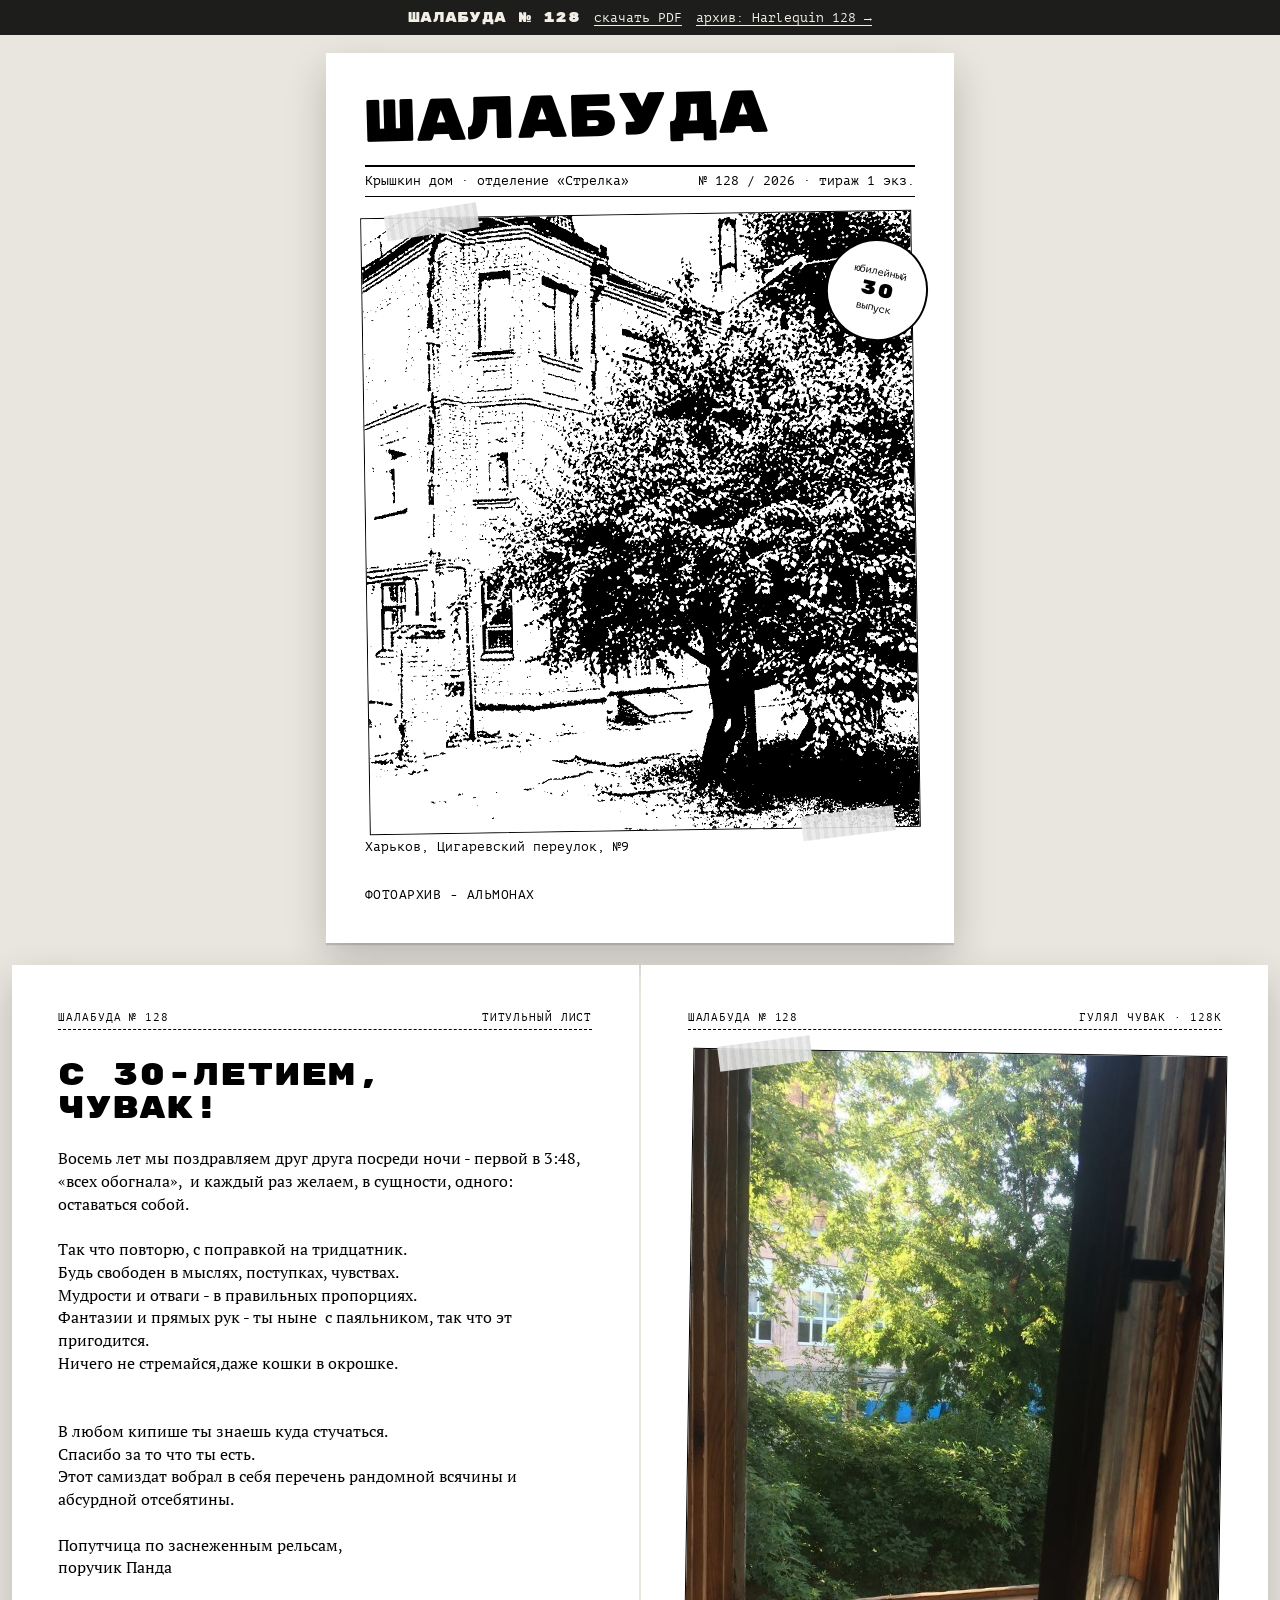
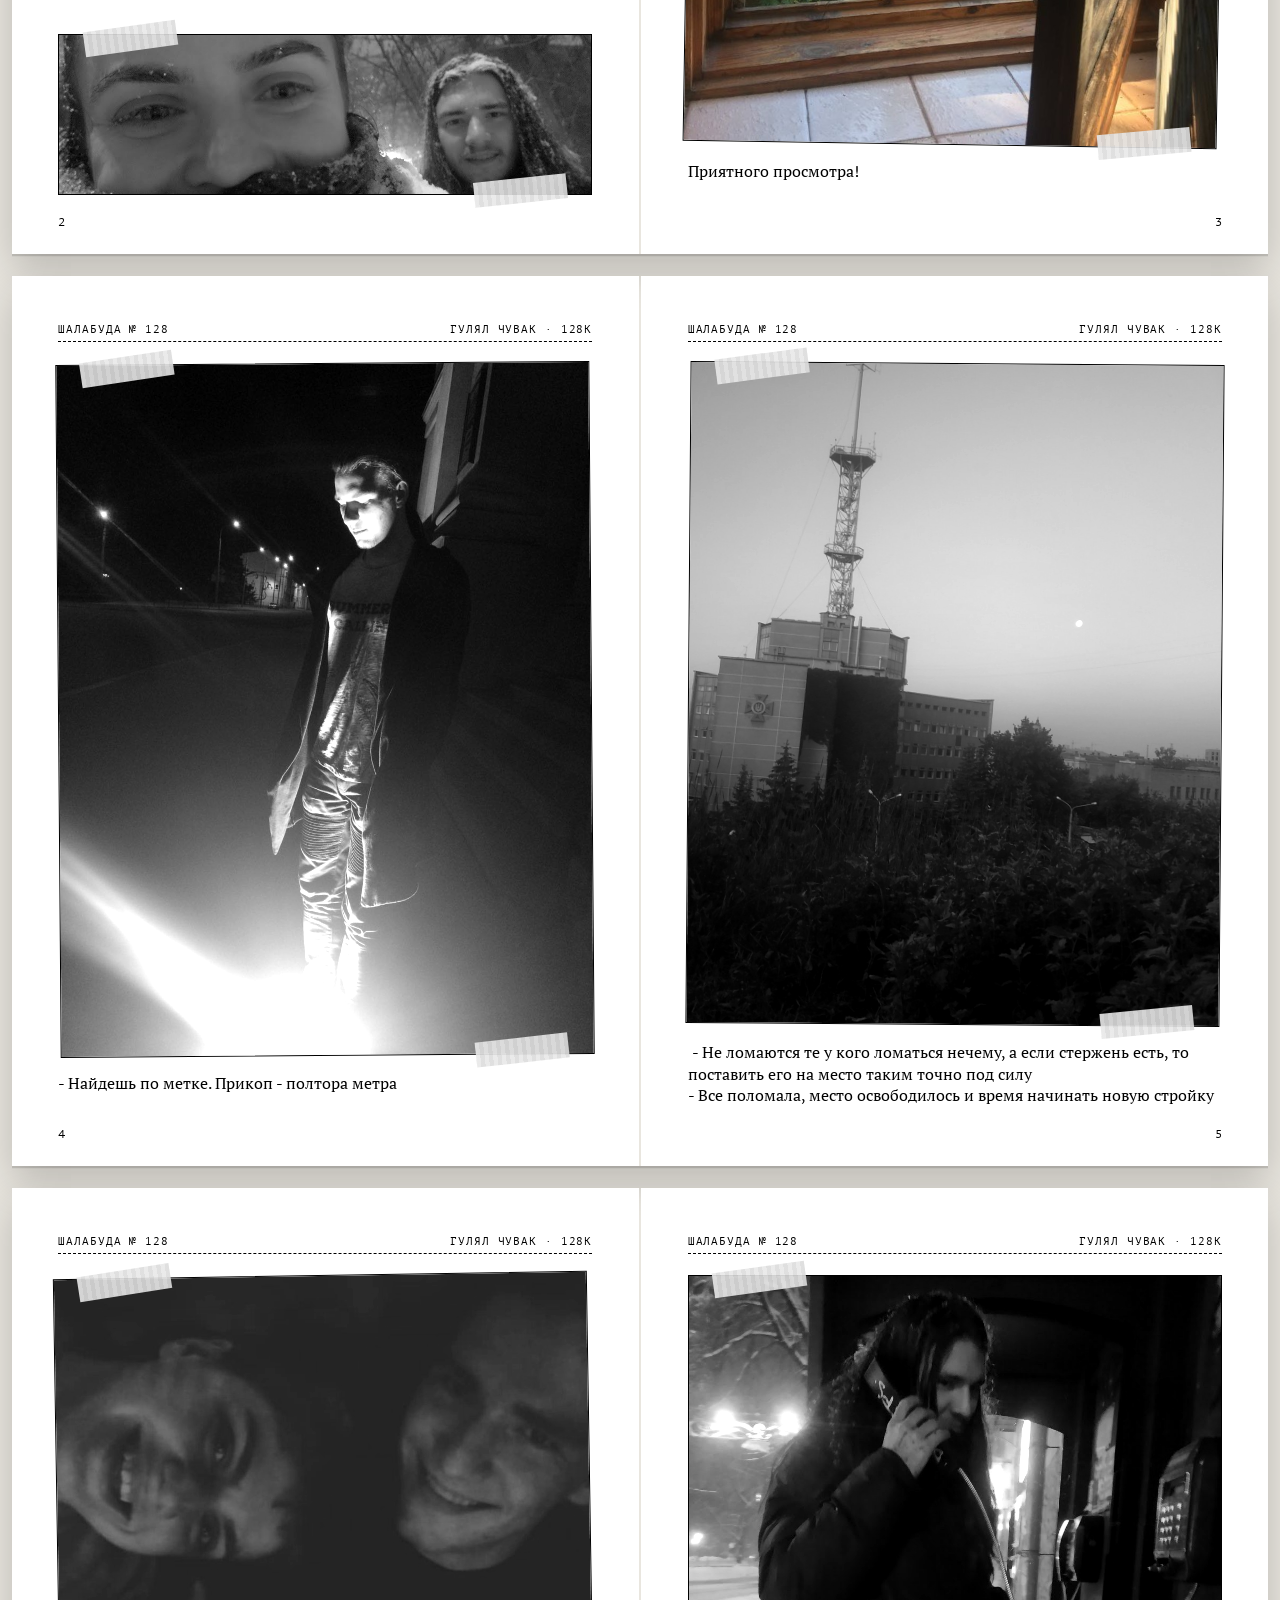
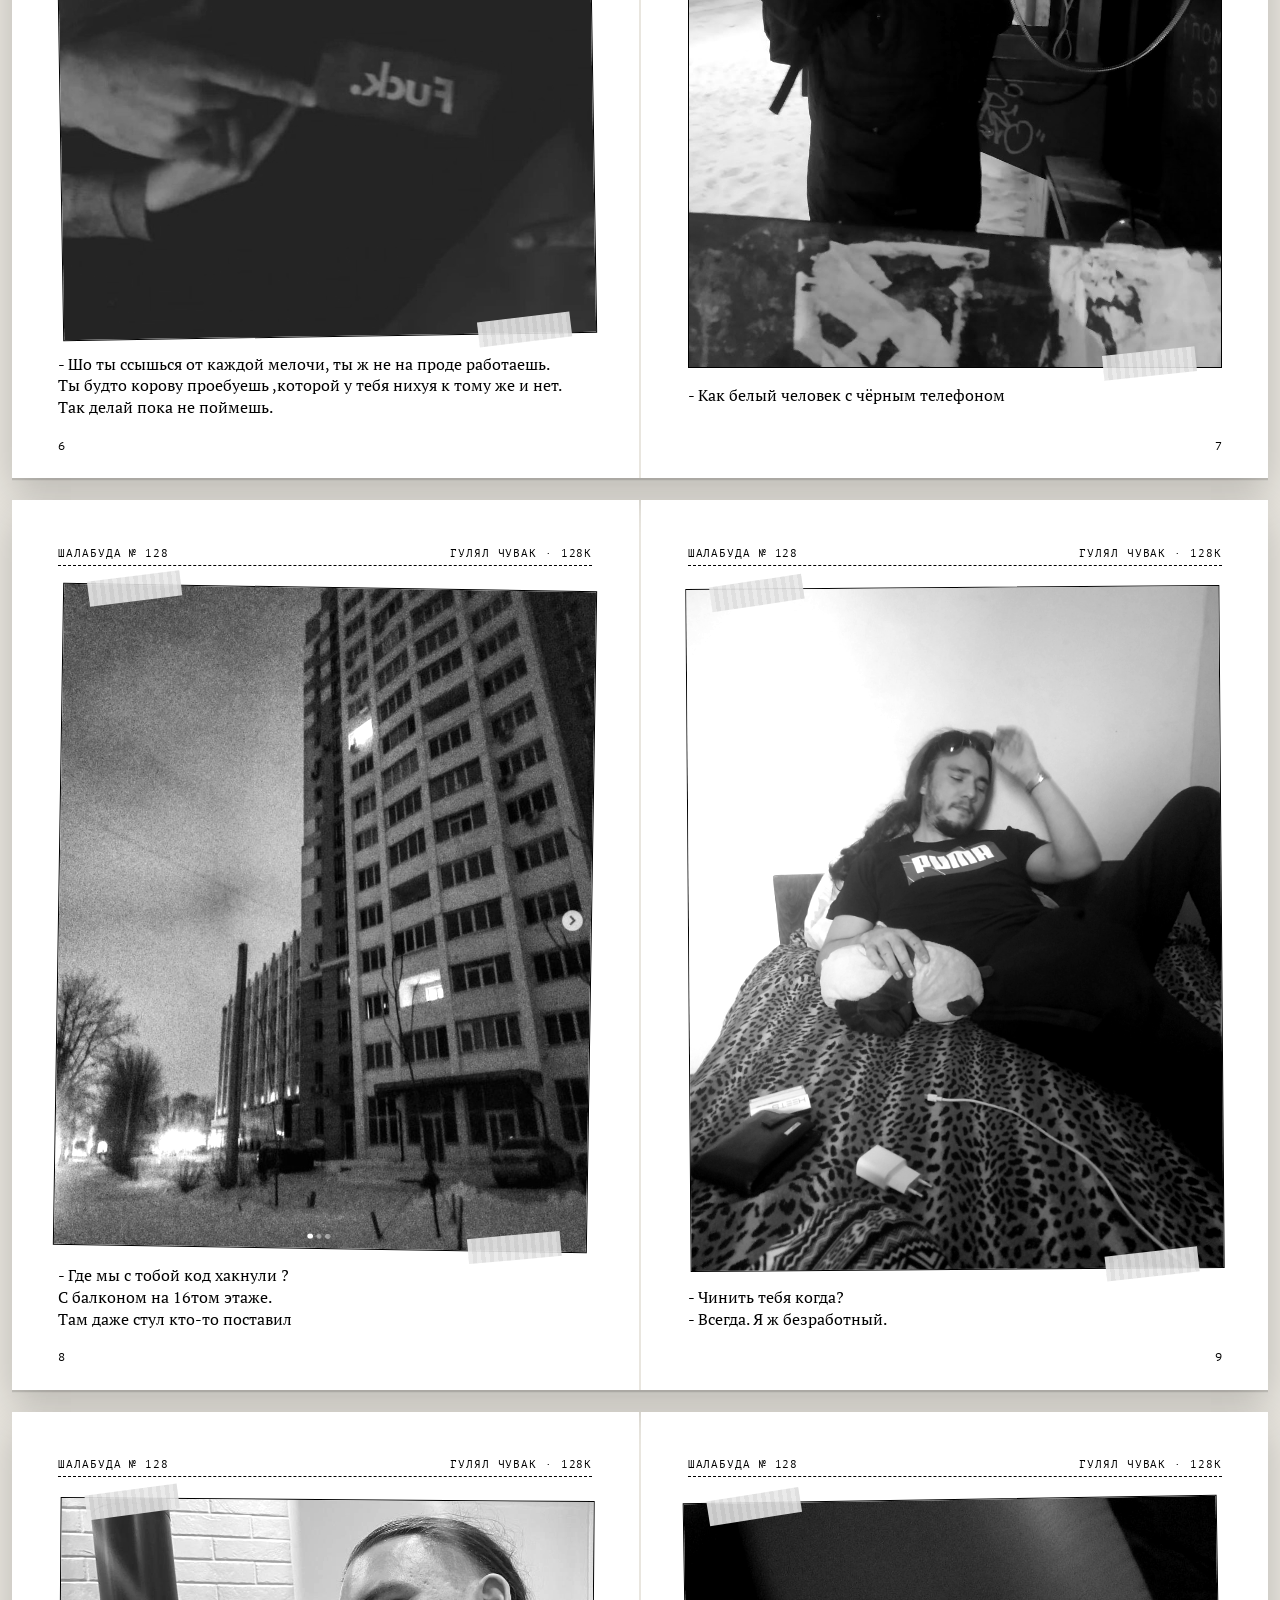
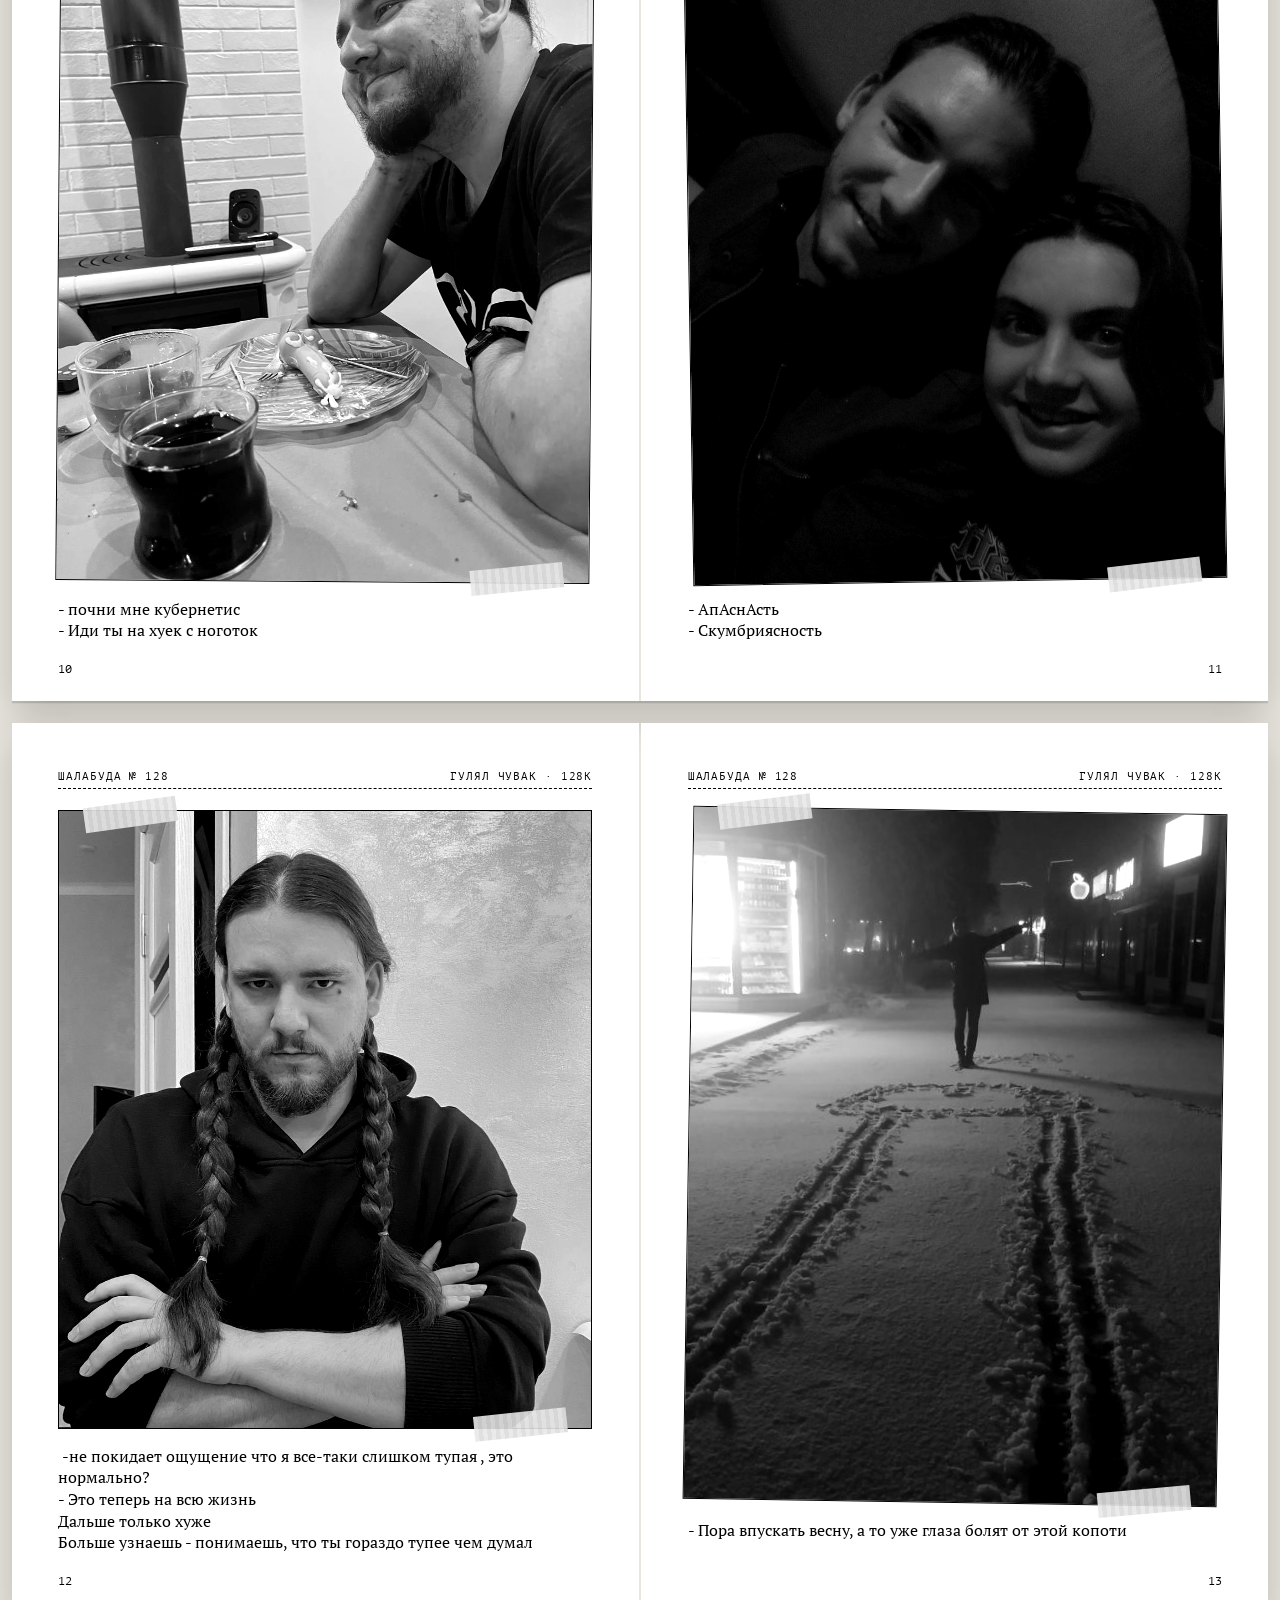
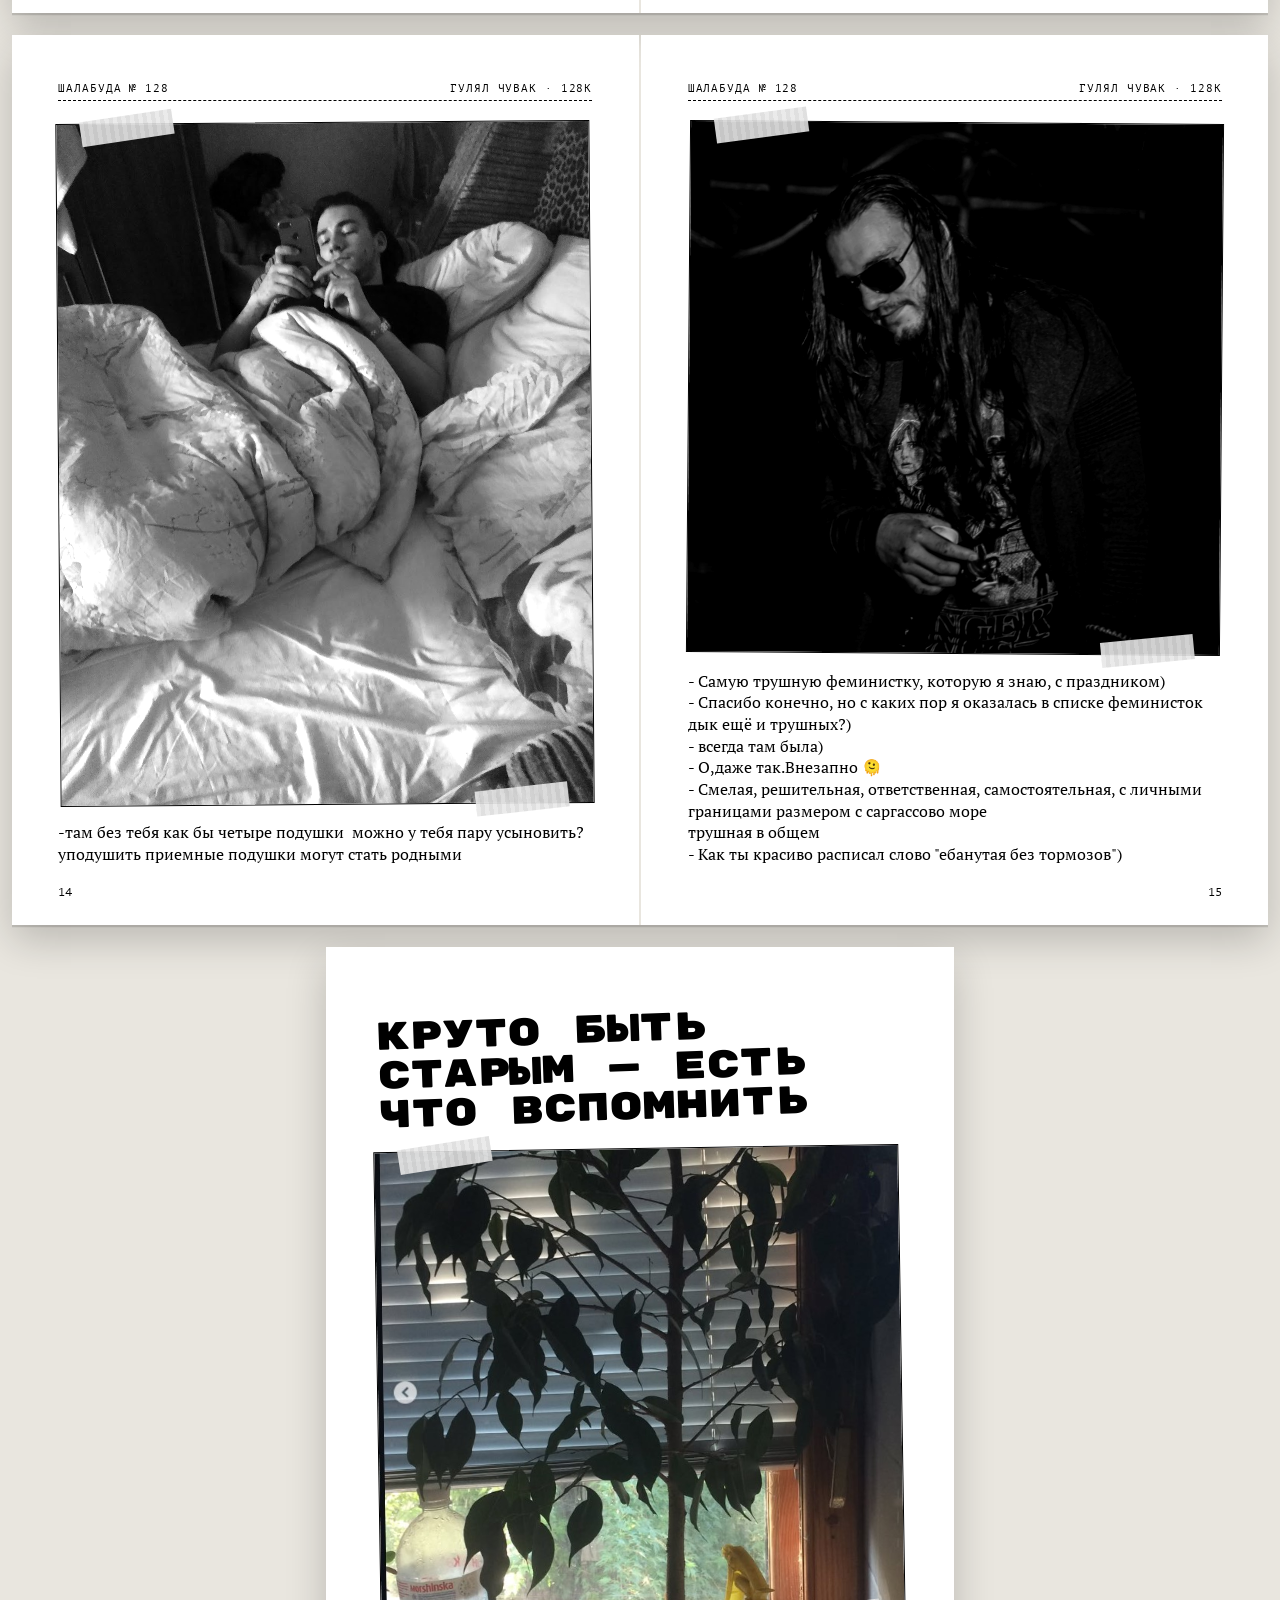
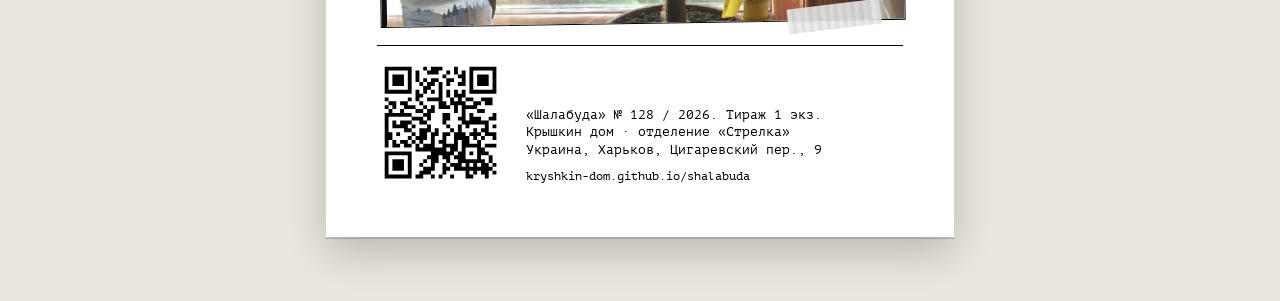
<file: index.html>
<!doctype html>
<html lang="ru">
<head>
<meta charset="utf-8">
<meta name="viewport" content="width=device-width, initial-scale=1">
<title>Шалабуда № 128</title><meta name="robots" content="noindex, nofollow"><script src="config.js"></script><script src="vault.js"></script>
<style>
@font-face{font-family:"PT Mono";src:url([data-uri]) format("woff2")}
@font-face{font-family:"PT Serif";src:url([data-uri]) format("woff2")}
@font-face{font-family:"PT Serif";font-style:italic;src:url([data-uri]) format("woff2")}
@font-face{font-family:"PT Serif";font-weight:bold;src:url([data-uri]) format("woff2")}
@font-face{font-family:"Rubik Mono One";src:url([data-uri]) format("woff2")}

:root{--ui:#1d1d1b;--ui-bg:#e9e6df;--ui-panel:#f7f5f0;--ui-line:#c9c4b8;--accent:#b3261e}
*{box-sizing:border-box}
html,body{margin:0}
body{background:var(--ui-bg);color:var(--ui);font:14px/1.4 "PT Mono",monospace}

/* ---------- интерфейс ---------- */
header.bar{position:sticky;top:0;z-index:20;display:flex;flex-wrap:wrap;gap:8px;align-items:center;padding:10px 16px;background:var(--ui);color:#f3efe6}
header.bar h1{font:16px "Rubik Mono One";margin:0 12px 0 0;letter-spacing:.02em}
header.bar button,header.bar label.btn{font:13px "PT Mono";background:#f3efe6;color:var(--ui);border:0;padding:6px 10px;cursor:pointer;border-radius:2px}
header.bar button.primary{background:var(--accent);color:#fff}
header.bar .status{margin-left:auto;font-size:12px;opacity:.8}
.layout{display:grid;grid-template-columns:1fr 320px;gap:0;min-height:calc(100vh - 52px)}
@media (max-width:900px){.layout{grid-template-columns:1fr}.side{position:static!important;height:auto!important}}
.board{padding:24px 16px 80px;display:flex;flex-direction:column;align-items:center;gap:28px}
.spread{display:flex;gap:2px;zoom:var(--z,.62);box-shadow:0 2px 0 #0002,0 12px 30px #0002}
.spread .page{cursor:pointer}
.spread-label{font-size:12px;opacity:.6;margin-bottom:-18px}
.page.selected{outline:3px solid var(--accent);outline-offset:-3px}
.side{position:sticky;top:52px;height:calc(100vh - 52px);overflow:auto;background:var(--ui-panel);border-left:1px solid var(--ui-line);padding:16px}
.side h2{font:13px "Rubik Mono One";margin:0 0 12px}
.side label{display:block;font-size:12px;margin:12px 0 4px;opacity:.75}
.side input[type=text],.side select,.side textarea{width:100%;font:13px "PT Mono";padding:6px;border:1px solid var(--ui-line);background:#fff}
.side textarea{min-height:150px;resize:vertical;font-family:"PT Serif";font-size:14px}
.side input[type=range]{width:100%}
.side .row{display:flex;gap:6px;flex-wrap:wrap}
.side button{font:12px "PT Mono";padding:6px 8px;border:1px solid var(--ui-line);background:#fff;cursor:pointer}
.side .photo-box{border:1px dashed var(--ui-line);padding:8px;margin-top:10px;background:#fff}
.side .hint{font-size:11px;opacity:.65;margin-top:6px}
.quotes{margin-top:22px;border-top:1px solid var(--ui-line);padding-top:12px}
.quotes .q{background:#fff;border:1px solid var(--ui-line);padding:8px;margin:8px 0;font:13px/1.35 "PT Serif"}
.quotes .q .meta{font:11px "PT Mono";opacity:.7;display:flex;justify-content:space-between;gap:6px;margin-bottom:4px}
.quotes .q .ln{white-space:pre-wrap}
.quotes .q .row{margin-top:6px}
.zoomctl{display:flex;align-items:center;gap:6px;font-size:12px}
.modal{position:fixed;inset:0;background:#0008;display:none;align-items:center;justify-content:center;z-index:50;padding:16px}
.modal.open{display:flex}
.modal .box{background:#fff;max-width:520px;padding:20px;border-radius:2px}
.modal h3{font:15px "Rubik Mono One";margin:0 0 10px}
.modal ol{padding-left:20px}
.modal .row{display:flex;gap:8px;justify-content:flex-end;margin-top:14px}
.modal button{font:13px "PT Mono";padding:7px 12px;border:1px solid #999;background:#fff;cursor:pointer}
.modal button.primary{background:var(--accent);color:#fff;border-color:var(--accent)}

/* ---------- полоса зина (A5) ---------- */
.page{width:148mm;height:210mm;background:#fff;color:#000;position:relative;overflow:hidden;flex:none;
  padding:11mm 11mm 14mm;display:flex;flex-direction:column;font-family:"PT Serif",serif}
.page .run{display:flex;justify-content:space-between;font:7.5pt "PT Mono";letter-spacing:.08em;text-transform:uppercase;
  border-bottom:.8pt dashed #000;padding-bottom:1.2mm;margin-bottom:5mm}
.page .folio{position:absolute;bottom:6mm;font:8pt "PT Mono"}
.page.even .folio{left:11mm}.page.odd .folio{right:11mm}
.slot{position:relative;border:1.2pt solid #000;background:#fff;overflow:hidden;flex:1 1 auto;min-height:30mm}
.slot img{position:absolute;inset:0;width:100%;height:100%;object-fit:cover}
.slot.empty{border-style:dashed;display:flex;align-items:center;justify-content:center;font:9pt "PT Mono";color:#777;
  background:repeating-linear-gradient(-45deg,#fff 0 3mm,#f1f1f1 3mm 3.4mm)}
.slot.drop{outline:3px solid var(--accent)}
.tape{position:absolute;width:22mm;height:6mm;background:repeating-linear-gradient(90deg,#e8e8e8 0 1mm,#dcdcdc 1mm 2mm);opacity:.9;z-index:3}
.tape.tl{top:-2mm;left:6mm;transform:rotate(-8deg)}.tape.br{bottom:-2mm;right:6mm;transform:rotate(-6deg)}
.frame{position:relative;flex:1 1 auto;display:flex;flex-direction:column;min-height:0}
.f-xerox{filter:grayscale(1) contrast(1.75) brightness(1.08)}
.f-bw{filter:grayscale(1) contrast(1.12)}
.f-orig{filter:none}
.cap{white-space:pre-wrap;font-size:10.5pt;line-height:1.38;margin-top:4mm;outline:none;min-height:8mm}
.cap:empty::before{content:"подпись…";color:#aaa}
.cap.typed{font-family:"PT Mono";font-size:9.5pt;background:#fff;border:.8pt solid #000;padding:2.5mm 3mm;transform:rotate(-.6deg);align-self:flex-start;max-width:100%}

/* обложка */
.l-cover{padding:9mm}
.l-cover .mast{font:40pt/0.95 "Rubik Mono One";letter-spacing:-.01em;transform:rotate(-1.5deg);transform-origin:left;margin:1mm 0 3mm}
.l-cover .imprint{font:8.5pt/1.35 "PT Mono";border-top:1.6pt solid #000;border-bottom:.8pt solid #000;padding:1.4mm 0;margin-bottom:4mm;display:flex;justify-content:space-between;gap:4mm}
.l-cover .badge{position:absolute;right:6mm;top:44mm;width:24mm;height:24mm;border:1.4pt solid #000;border-radius:50%;background:#fff;
  display:flex;flex-direction:column;align-items:center;justify-content:center;font:7pt/1.1 "PT Mono";text-align:center;transform:rotate(12deg);z-index:4}
.l-cover .badge b{font:13pt "Rubik Mono One"}
.l-cover .anons{font:8.5pt/1.5 "PT Mono";margin-top:3mm;text-transform:uppercase;letter-spacing:.04em}
.l-cover .cap{font-family:"PT Mono";font-size:8.5pt;margin-top:2mm}

/* титульный / поздравление */
.l-title .big{font:21pt/1.05 "Rubik Mono One";margin:2mm 0 5mm}
.l-title .cap{font-size:10.5pt;line-height:1.45;margin-top:0}
.l-title .frame{flex:0 0 38mm;margin-top:auto}

/* глава */
.l-chapter .num{font:44pt/1 "Rubik Mono One";margin:0}
.l-chapter .ttl{font:14pt/1.1 "Rubik Mono One";margin:1mm 0 5mm;text-transform:uppercase}

/* только текст */
.l-text .cap{font-size:12pt;line-height:1.5;margin:auto 0}

/* две фотографии */
.l-photo2 .frames{display:flex;flex-direction:column;gap:5mm;flex:1 1 auto;min-height:0}
.l-photo2 .frame:nth-child(2){transform:rotate(1.2deg)}

/* задняя обложка */
.l-back{padding:12mm}
.l-back .hey{font:26pt/1 "Rubik Mono One";transform:rotate(-2deg);margin:6mm 0 auto}
.l-back .colophon{font:8pt/1.5 "PT Mono";border-top:1.2pt solid #000;padding-top:3mm;display:flex;gap:5mm;align-items:flex-end}
.l-back .qr{width:30mm;height:30mm;flex:none}
.l-back .qr svg{width:100%;height:100%}
.l-back .cap{font-family:"PT Mono";font-size:8.5pt}
/* Цветное фото задней обложки — без изменения других страниц */
.l-back .hey{margin:3mm 0 5mm}
.l-back .frame{flex:1 1 auto;min-height:0;margin-bottom:5mm}
.l-back .colophon{flex:none}
.l-back .slot img{filter:none!important}

/* ---------- печать ---------- */
#printroot{display:none}
@media print{
  body{background:#fff}
  header.bar,.layout,.modal{display:none!important}
  #printroot{display:block}
  .page{outline:none!important}
  .slot.empty{visibility:hidden}
  .cap:empty::before{content:""}
  .sheet{width:297mm;height:210mm;display:flex;align-items:center;justify-content:space-around;page-break-after:always;break-after:page;overflow:hidden}
  .a5wrap{page-break-after:always;break-after:page}
  .a5wrap:last-child,.sheet:last-child{page-break-after:auto;break-after:auto}
}
</style>
<style id="pagesize"></style>

<style id="reader">
header.bar,.side,#printModal,.spread-label{display:none!important}
.layout{display:block!important;min-height:0}
body{background:#e9e6df}
.board{padding:18px 8px 64px!important;gap:22px!important}
.spread{box-shadow:0 2px 0 #0002,0 14px 34px #0003!important}
.page{cursor:default!important}
.slot.empty{visibility:hidden}
.cap:empty::before{content:""!important}
.rbar{position:sticky;top:0;z-index:30;display:flex;gap:14px;align-items:center;flex-wrap:wrap;justify-content:center;
  padding:9px 12px;background:#1d1d1b;color:#f3efe6;font:13px "PT Mono",monospace}
.rbar b{font:14px "Rubik Mono One";letter-spacing:.02em}
.rbar a{color:#f3efe6;text-underline-offset:3px}
#rgate{max-width:560px;margin:28px auto;background:#cdcdcd;padding:28px;font:15px/1.5 "PT Mono";color:#000}
#rgate form{display:flex;gap:8px;flex-wrap:wrap;margin-top:10px}
#rgate input{flex:1 1 180px;font:16px "PT Mono";padding:8px;border:2px solid #000;min-width:0}
#rgate button{font:15px "PT Mono";padding:8px 14px;border:2px solid #000;background:#000;color:#cdcdcd}
.hidden{display:none!important}
</style>
</head>
<body>
<div class="rbar"><b>ШАЛАБУДА № 128</b><a id="rpdf" href="zine/shalabuda-128.pdf" download>скачать PDF</a><a href="docs.html">архив: Harlequin 128 →</a></div>
<div id="lock" class="hidden"><div id="rgate">LOAD "шалабуда"<form id="gate" autocomplete="off"><input id="pw" type="password" placeholder="пароль" aria-label="Пароль"><button>ENTER</button></form><div id="err"></div></div></div>

<header class="bar">
  <h1>ШАЛАБУДА · редактор</h1>
  <button class="primary" data-act="print-booklet" title="4 листа A4, двусторонняя печать">Печать: книжечка A4</button>
  <button data-act="print-a5" title="16 страниц A5 по порядку — для экрана и PDF">PDF: страницы A5</button>
  <button data-act="export">Сохранить проект в файл</button>
  <label class="btn">Открыть проект<input type="file" id="importFile" accept=".json,application/json" hidden></label>
  <span class="zoomctl">масштаб <input type="range" id="zoom" min="0.35" max="1" step="0.01" value="0.62"></span>
  <span class="status" id="status">—</span>
</header>
<div class="layout">
  <main class="board" id="board"></main>
  <aside class="side" id="side"></aside>
</div>
<div id="printroot"></div>
<input type="file" id="photoFile" accept="image/*" hidden>

<div class="modal" id="printModal"><div class="box">
  <h3 id="pmTitle">Печать</h3>
  <div id="pmBody"></div>
  <div class="row"><button data-act="close-modal">Отмена</button><button class="primary" data-act="do-print">Открыть печать</button></div>
</div></div>

<script>
"use strict";
const HOUSE = "";
const QR_SVG = `<svg width="33mm" height="33mm" version="1.1" viewBox="0 0 33 33" xmlns="http://www.w3.org/2000/svg"><path d="M2,2H3V3H2zM3,2H4V3H3zM4,2H5V3H4zM5,2H6V3H5zM6,2H7V3H6zM7,2H8V3H7zM8,2H9V3H8zM12,2H13V3H12zM14,2H15V3H14zM15,2H16V3H15zM16,2H17V3H16zM20,2H21V3H20zM24,2H25V3H24zM25,2H26V3H25zM26,2H27V3H26zM27,2H28V3H27zM28,2H29V3H28zM29,2H30V3H29zM30,2H31V3H30zM2,3H3V4H2zM8,3H9V4H8zM10,3H11V4H10zM13,3H14V4H13zM14,3H15V4H14zM15,3H16V4H15zM18,3H19V4H18zM20,3H21V4H20zM22,3H23V4H22zM24,3H25V4H24zM30,3H31V4H30zM2,4H3V5H2zM4,4H5V5H4zM5,4H6V5H5zM6,4H7V5H6zM8,4H9V5H8zM10,4H11V5H10zM17,4H18V5H17zM21,4H22V5H21zM22,4H23V5H22zM24,4H25V5H24zM26,4H27V5H26zM27,4H28V5H27zM28,4H29V5H28zM30,4H31V5H30zM2,5H3V6H2zM4,5H5V6H4zM5,5H6V6H5zM6,5H7V6H6zM8,5H9V6H8zM10,5H11V6H10zM12,5H13V6H12zM14,5H15V6H14zM15,5H16V6H15zM18,5H19V6H18zM19,5H20V6H19zM22,5H23V6H22zM24,5H25V6H24zM26,5H27V6H26zM27,5H28V6H27zM28,5H29V6H28zM30,5H31V6H30zM2,6H3V7H2zM4,6H5V7H4zM5,6H6V7H5zM6,6H7V7H6zM8,6H9V7H8zM11,6H12V7H11zM13,6H14V7H13zM14,6H15V7H14zM16,6H17V7H16zM18,6H19V7H18zM21,6H22V7H21zM22,6H23V7H22zM24,6H25V7H24zM26,6H27V7H26zM27,6H28V7H27zM28,6H29V7H28zM30,6H31V7H30zM2,7H3V8H2zM8,7H9V8H8zM12,7H13V8H12zM13,7H14V8H13zM16,7H17V8H16zM24,7H25V8H24zM30,7H31V8H30zM2,8H3V9H2zM3,8H4V9H3zM4,8H5V9H4zM5,8H6V9H5zM6,8H7V9H6zM7,8H8V9H7zM8,8H9V9H8zM10,8H11V9H10zM12,8H13V9H12zM14,8H15V9H14zM16,8H17V9H16zM18,8H19V9H18zM20,8H21V9H20zM22,8H23V9H22zM24,8H25V9H24zM25,8H26V9H25zM26,8H27V9H26zM27,8H28V9H27zM28,8H29V9H28zM29,8H30V9H29zM30,8H31V9H30zM10,9H11V10H10zM11,9H12V10H11zM16,9H17V10H16zM18,9H19V10H18zM20,9H21V10H20zM21,9H22V10H21zM22,9H23V10H22zM2,10H3V11H2zM8,10H9V11H8zM10,10H11V11H10zM13,10H14V11H13zM14,10H15V11H14zM15,10H16V11H15zM16,10H17V11H16zM19,10H20V11H19zM21,10H22V11H21zM23,10H24V11H23zM24,10H25V11H24zM27,10H28V11H27zM28,10H29V11H28zM29,10H30V11H29zM3,11H4V12H3zM4,11H5V12H4zM6,11H7V12H6zM7,11H8V12H7zM11,11H12V12H11zM16,11H17V12H16zM17,11H18V12H17zM19,11H20V12H19zM20,11H21V12H20zM21,11H22V12H21zM22,11H23V12H22zM25,11H26V12H25zM26,11H27V12H26zM28,11H29V12H28zM29,11H30V12H29zM2,12H3V13H2zM4,12H5V13H4zM7,12H8V13H7zM8,12H9V13H8zM9,12H10V13H9zM12,12H13V13H12zM14,12H15V13H14zM16,12H17V13H16zM17,12H18V13H17zM18,12H19V13H18zM20,12H21V13H20zM22,12H23V13H22zM23,12H24V13H23zM24,12H25V13H24zM25,12H26V13H25zM3,13H4V14H3zM6,13H7V14H6zM10,13H11V14H10zM11,13H12V14H11zM13,13H14V14H13zM14,13H15V14H14zM20,13H21V14H20zM22,13H23V14H22zM26,13H27V14H26zM27,13H28V14H27zM2,14H3V15H2zM3,14H4V15H3zM4,14H5V15H4zM5,14H6V15H5zM6,14H7V15H6zM7,14H8V15H7zM8,14H9V15H8zM12,14H13V15H12zM13,14H14V15H13zM17,14H18V15H17zM18,14H19V15H18zM22,14H23V15H22zM24,14H25V15H24zM30,14H31V15H30zM2,15H3V16H2zM9,15H10V16H9zM10,15H11V16H10zM11,15H12V16H11zM13,15H14V16H13zM17,15H18V16H17zM18,15H19V16H18zM21,15H22V16H21zM22,15H23V16H22zM24,15H25V16H24zM25,15H26V16H25zM26,15H27V16H26zM29,15H30V16H29zM30,15H31V16H30zM2,16H3V17H2zM4,16H5V17H4zM6,16H7V17H6zM7,16H8V17H7zM8,16H9V17H8zM11,16H12V17H11zM12,16H13V17H12zM17,16H18V17H17zM22,16H23V17H22zM23,16H24V17H23zM24,16H25V17H24zM25,16H26V17H25zM26,16H27V17H26zM27,16H28V17H27zM28,16H29V17H28zM2,17H3V18H2zM4,17H5V18H4zM5,17H6V18H5zM6,17H7V18H6zM7,17H8V18H7zM9,17H10V18H9zM13,17H14V18H13zM18,17H19V18H18zM21,17H22V18H21zM23,17H24V18H23zM28,17H29V18H28zM30,17H31V18H30zM2,18H3V19H2zM7,18H8V19H7zM8,18H9V19H8zM11,18H12V19H11zM12,18H13V19H12zM13,18H14V19H13zM15,18H16V19H15zM19,18H20V19H19zM21,18H22V19H21zM25,18H26V19H25zM27,18H28V19H27zM28,18H29V19H28zM2,19H3V20H2zM3,19H4V20H3zM5,19H6V20H5zM9,19H10V20H9zM11,19H12V20H11zM12,19H13V20H12zM14,19H15V20H14zM15,19H16V20H15zM17,19H18V20H17zM18,19H19V20H18zM20,19H21V20H20zM21,19H22V20H21zM22,19H23V20H22zM24,19H25V20H24zM25,19H26V20H25zM26,19H27V20H26zM28,19H29V20H28zM29,19H30V20H29zM30,19H31V20H30zM2,20H3V21H2zM3,20H4V21H3zM8,20H9V21H8zM10,20H11V21H10zM11,20H12V21H11zM12,20H13V21H12zM14,20H15V21H14zM17,20H18V21H17zM20,20H21V21H20zM21,20H22V21H21zM22,20H23V21H22zM23,20H24V21H23zM25,20H26V21H25zM27,20H28V21H27zM30,20H31V21H30zM2,21H3V22H2zM4,21H5V22H4zM6,21H7V22H6zM7,21H8V22H7zM9,21H10V22H9zM11,21H12V22H11zM14,21H15V22H14zM16,21H17V22H16zM17,21H18V22H17zM20,21H21V22H20zM22,21H23V22H22zM23,21H24V22H23zM26,21H27V22H26zM2,22H3V23H2zM4,22H5V23H4zM5,22H6V23H5zM7,22H8V23H7zM8,22H9V23H8zM10,22H11V23H10zM12,22H13V23H12zM13,22H14V23H13zM14,22H15V23H14zM17,22H18V23H17zM18,22H19V23H18zM19,22H20V23H19zM20,22H21V23H20zM22,22H23V23H22zM23,22H24V23H23zM24,22H25V23H24zM25,22H26V23H25zM26,22H27V23H26zM28,22H29V23H28zM29,22H30V23H29zM30,22H31V23H30zM10,23H11V24H10zM11,23H12V24H11zM12,23H13V24H12zM13,23H14V24H13zM14,23H15V24H14zM15,23H16V24H15zM16,23H17V24H16zM17,23H18V24H17zM19,23H20V24H19zM20,23H21V24H20zM22,23H23V24H22zM26,23H27V24H26zM27,23H28V24H27zM2,24H3V25H2zM3,24H4V25H3zM4,24H5V25H4zM5,24H6V25H5zM6,24H7V25H6zM7,24H8V25H7zM8,24H9V25H8zM14,24H15V25H14zM15,24H16V25H15zM16,24H17V25H16zM17,24H18V25H17zM18,24H19V25H18zM19,24H20V25H19zM21,24H22V25H21zM22,24H23V25H22zM24,24H25V25H24zM26,24H27V25H26zM27,24H28V25H27zM28,24H29V25H28zM2,25H3V26H2zM8,25H9V26H8zM13,25H14V26H13zM14,25H15V26H14zM15,25H16V26H15zM17,25H18V26H17zM18,25H19V26H18zM20,25H21V26H20zM21,25H22V26H21zM22,25H23V26H22zM26,25H27V26H26zM29,25H30V26H29zM2,26H3V27H2zM4,26H5V27H4zM5,26H6V27H5zM6,26H7V27H6zM8,26H9V27H8zM12,26H13V27H12zM14,26H15V27H14zM15,26H16V27H15zM18,26H19V27H18zM21,26H22V27H21zM22,26H23V27H22zM23,26H24V27H23zM24,26H25V27H24zM25,26H26V27H25zM26,26H27V27H26zM27,26H28V27H27zM29,26H30V27H29zM2,27H3V28H2zM4,27H5V28H4zM5,27H6V28H5zM6,27H7V28H6zM8,27H9V28H8zM11,27H12V28H11zM14,27H15V28H14zM17,27H18V28H17zM19,27H20V28H19zM20,27H21V28H20zM21,27H22V28H21zM23,27H24V28H23zM25,27H26V28H25zM27,27H28V28H27zM28,27H29V28H28zM30,27H31V28H30zM2,28H3V29H2zM4,28H5V29H4zM5,28H6V29H5zM6,28H7V29H6zM8,28H9V29H8zM12,28H13V29H12zM13,28H14V29H13zM14,28H15V29H14zM17,28H18V29H17zM18,28H19V29H18zM20,28H21V29H20zM21,28H22V29H21zM22,28H23V29H22zM23,28H24V29H23zM24,28H25V29H24zM25,28H26V29H25zM26,28H27V29H26zM27,28H28V29H27zM28,28H29V29H28zM29,28H30V29H29zM2,29H3V30H2zM8,29H9V30H8zM11,29H12V30H11zM12,29H13V30H12zM13,29H14V30H13zM17,29H18V30H17zM23,29H24V30H23zM25,29H26V30H25zM27,29H28V30H27zM28,29H29V30H28zM30,29H31V30H30zM2,30H3V31H2zM3,30H4V31H3zM4,30H5V31H4zM5,30H6V31H5zM6,30H7V31H6zM7,30H8V31H7zM8,30H9V31H8zM10,30H11V31H10zM11,30H12V31H11zM14,30H15V31H14zM16,30H17V31H16zM19,30H20V31H19zM23,30H24V31H23zM24,30H25V31H24zM28,30H29V31H28z" id="qr-path" fill="#000000" fill-opacity="1" fill-rule="nonzero" stroke="none"/></svg>`;
const SITE = "kryshkin-dom.github.io/shalabuda";
const BACK_PHOTO = "";
const SCENES = [];
let qFilter={ch:"", q:"", star:false, date:false};

const LAYOUTS = {
  cover:   {name:"Обложка", slots:1},
  title:   {name:"Титульный (поздравление)", slots:1},
  chapter: {name:"Глава: фото + подпись", slots:1},
  photo:   {name:"Фото + подпись", slots:1},
  photo2:  {name:"Два фото + подпись", slots:2},
  text:    {name:"Только текст", slots:0},
  back:    {name:"Задняя обложка", slots:1},
};

const ph = (n=1) => Array.from({length:n}, () => ({src:null, x:50, y:50, z:1, f:"bw", b:1}));
let printGray=false;
function filt(s){ const b=s.b??1;
  if(s.f==="xerox") return `grayscale(1) contrast(1.75) brightness(${(1.08*b).toFixed(2)})`;
  if(s.f==="bw") return `grayscale(1) contrast(1.12) brightness(${b})`;
  return `${printGray?"grayscale(1) ":""}brightness(${b})`; }

function defaults(){
  return {version:1, pages:[
    {layout:"cover", kicker:"", photos:[{src:HOUSE,x:50,y:50,z:1,f:"orig"}],
     caption:"Харьков, Цигаревский пер., 9"},
    {layout:"title", kicker:"Титульный лист", big:"С 30-летием,\nчувак!", photos:ph(1), caption:
`Наши дни рождения стоят так близко, что давно стали юбилеями дружбы. Восемь лет мы поздравляем друг друга посреди ночи — первой в 3:48, «всех обогнала», — и каждый раз желаем, в сущности, одного: оставаться собой.

Так что повторю, с поправкой на тридцатник.
Будь свободен в мыслях, поступках, чувствах.
Мудрости, безумия и отваги — в правильных пропорциях.
Фантазии и прямых рук — теперь ещё и с паяльником.
Ничего не стремайся: кошка в окрошке, и парус надежды.

В любом кипише я на связи и гребу с тобой в одной лодке.
За волшебный пендаль — спасибо. Этот номер, в каком-то смысле, ответный.

Попутчица по заснеженным рельсам,
поручик Панда`},
    {layout:"chapter", kicker:"Гулял чувак · 128К", num:"I", ttl:"Клуб полуночников", photos:ph(1), caption:
"В Ха было без четверти час. Город делал вид, что спит. Не спали трое: Спар, чувак после ночной смены и Панда на балконе дома с большим деревом."},
    {layout:"photo", kicker:"Гулял чувак · 128К", photos:ph(1), caption:
"— Хоп-хоп.\n— Хей-лалалей. Шо ты, де ты?\n— Срежемся?\n— Срежемся."},
    {layout:"photo", kicker:"Гулял чувак · 128К", photos:ph(1), caption:
"Так открылся клуб полуночников. Без устава и без членских билетов."},
    {layout:"photo", kicker:"Гулял чувак · 128К", photos:ph(1), caption:
"Правило было одно: дошёл до дома — маякни."},
    {layout:"chapter", kicker:"Гулял чувак · 128К", num:"II", ttl:"Корчи и окна", photos:ph(1), caption:
"Однажды чувак принёс чёрное окно с мигающей палочкой.\n— Это линукс. Его так просто не убить. Ноут убить гораздо проще.\nПанда, конечно, убила ноут. Линукс выжил."},
    {layout:"photo", kicker:"Гулял чувак · 128К", photos:ph(1), caption:
"Панда чинила всё, что из чувака выпадало: трубы, уши, банки. Трубы он ронял с таким талантом, будто они сами просились на ремонт."},
    {layout:"photo", kicker:"Гулял чувак · 128К", photos:ph(1), caption:
"— Чинить тебя когда?\n— Всегда. Я ж безработный."},
    {layout:"photo", kicker:"Гулял чувак · 128К", photos:ph(1), caption:
"Так и жили. Он учил её крякать, она его — не ронять трубы. Второе получалось хуже."},
    {layout:"chapter", kicker:"Гулял чувак · 128К", num:"III", ttl:"Мир корчей", photos:ph(1), caption:
"Годы прошли по набережной туда-обратно. Карта стала шире, чем хотелось."},
    {layout:"photo", kicker:"Гулял чувак · 128К", photos:ph(1), caption:
"— Ты с Китая идёшь?\n— Плыву."},
    {layout:"photo", kicker:"Гулял чувак · 128К", photos:ph(1), caption:
"Потом чувак собрал проксмокс-датацентр («лаунж-рейв?» — «кластер же мой») и научился печатать детальки.\n— Осталось паяльником обзавестись — и можно пыточную открывать."},
    {layout:"photo", kicker:"Гулял чувак · 128К", photos:ph(1), caption:
"Тут и пришла коробка. Плата с дырочками, горсть микросхем и записка:\n«Состояние: не собран. Назначение: определяется владельцем. Ответственный за дальнейшие события: не назначен»."},
    {layout:"photo", kicker:"Гулял чувак · 128К", photos:ph(1), caption:
"Чувак взял паяльник и не промахнулся.\n— Ебать, развлекуха.\n— Добро пожаловать в клуб. Мир корчей встречает тебя торжеством."},
    {layout:"back", kicker:"", photos:[{src:BACK_PHOTO,x:50,y:50,z:1,f:"orig",b:1}], caption:
"«Шалабуда» № 128 / 2026. Тираж 1 экз.\nКрышкин дом · отделение «Стрелка»\nУкраина, Харьков, Цигаревский пер., 9\nИздание художественное, издательство вымышлено, дом — настоящий."},
  ]};
}

/* ---------- состояние и хранение ---------- */
let state = null, sel = 0, pickTarget = null;
const DB = {name:"shalabuda-zine", store:"kv"};
function idb(){ return new Promise((res,rej)=>{ try{ const r=indexedDB.open(DB.name,1);
  r.onupgradeneeded=()=>r.result.createObjectStore(DB.store); r.onsuccess=()=>res(r.result); r.onerror=()=>rej(r.error);}catch(e){rej(e)} }); }
async function dbGet(k){ try{ const d=await idb(); return await new Promise((res)=>{ const q=d.transaction(DB.store).objectStore(DB.store).get(k); q.onsuccess=()=>res(q.result); q.onerror=()=>res(null);}); }catch(e){ return null; } }
async function dbSet(k,v){ try{ const d=await idb(); await new Promise((res,rej)=>{ const t=d.transaction(DB.store,"readwrite"); t.objectStore(DB.store).put(v,k); t.oncomplete=res; t.onerror=()=>rej(t.error);}); return true; }catch(e){ return false; } }
let saveTimer=null;
function changed(rerender=true){ if(rerender) renderBoard(); setStatus("…"); clearTimeout(saveTimer);
  saveTimer=setTimeout(async()=>{ const ok=await dbSet("state",state); setStatus(ok?"сохранено в браузере "+new Date().toLocaleTimeString().slice(0,5):"не сохранилось в браузере — сохраните проект в файл"); },500); }
function setStatus(t){ document.getElementById("status").textContent=t; }

/* ---------- рендер полосы ---------- */
const esc=s=>String(s??"").replace(/[&<>"]/g,c=>({"&":"&amp;","<":"&lt;",">":"&gt;",'"':"&quot;"}[c]));
function slotHTML(p,i,pi,interactive){
  const s=p.photos[i]; if(!s||!s.src) return `<div class="frame"><div class="slot empty" data-slot="${pi}:${i}">${interactive?"＋ фото: клик или перетащить":""}</div></div>`;
  const tilt=((pi*7+i*3)%5-2)*0.45;
  return `<div class="frame" style="transform:rotate(${tilt}deg)"><div class="slot" data-slot="${pi}:${i}">
    <img src="${s.src}" style="filter:${pi===15?"none":filt(s)};object-position:${s.x}% ${s.y}%;transform:scale(${s.z});transform-origin:${s.x}% ${s.y}%" alt="">
    </div><span class="tape tl"></span>${i%2?'':'<span class="tape br"></span>'}</div>`;
}
function capHTML(p,pi,interactive,cls=""){
  return `<div class="cap ${cls}" data-cap="${pi}" ${interactive?'contenteditable="plaintext-only" spellcheck="false"':''}>${esc(p.caption)}</div>`;
}
function editableStatic(key, defaultText, interactive) {
  if (!state.fields) state.fields = {};
  const val = Object.prototype.hasOwnProperty.call(state.fields, key) ? state.fields[key] : defaultText;
  return `${interactive ? `contenteditable="plaintext-only" data-static="${key}" spellcheck="false"` : ""}>${esc(val)}`;
}

function pageHTML(pi,interactive){
  const p=state.pages[pi], n=pi+1, side=(n%2?"odd":"even");
  const run=`<div class="run"><span ${editableStatic("run-title", "Шалабуда № 128", interactive)}</span><span ${interactive?`contenteditable="plaintext-only" data-field="kicker:${pi}"`:""}>${esc(p.kicker||"")}</span></div>`;
  const folio=`<div class="folio" ${editableStatic(`folio-${pi}`, String(n), interactive)}</div>`;
  let inner="";
  switch(p.layout){
    case "cover":
      inner=`<div class="mast" ${editableStatic("cover-mast", "ШАЛАБУДА", interactive)}</div>
        <div class="imprint"><span ${editableStatic("cover-imprint1", "Крышкин дом · отделение «Стрелка»", interactive)}</span><span ${editableStatic("cover-imprint2", "№ 128 / 2026 · тираж 1 экз.", interactive)}</span></div>
        <div class="badge"><span ${editableStatic("cover-badge1", "юбилейный", interactive)}</span><b ${editableStatic("cover-badge2", "30", interactive)}</b><span ${editableStatic("cover-badge3", "выпуск", interactive)}</span></div>
        ${slotHTML(p,0,pi,interactive)}
        ${capHTML(p,pi,interactive)}
        <div class="anons" ${editableStatic("cover-anons", "В номере: клуб полуночников · корчи и окна · мир корчей", interactive)}</div>`;
      return `<div class="page l-cover ${side}" data-page="${pi}">${inner}</div>`;
    case "title":
      inner=`${run}<div class="big" ${interactive?`contenteditable="plaintext-only" data-field="big:${pi}"`:""} style="white-space:pre-line">${esc(p.big??"С 30-летием,\nчувак!")}</div>${capHTML(p,pi,interactive)}${p.photos[0]&&p.photos[0].src||interactive?slotHTML(p,0,pi,interactive):""}${folio}`; break;
    case "chapter":
      inner=`${run}<div class="num" ${interactive?`contenteditable="plaintext-only" data-field="num:${pi}"`:""}>${esc(p.num||"")}</div>
        <div class="ttl" ${interactive?`contenteditable="plaintext-only" data-field="ttl:${pi}"`:""}>${esc(p.ttl||"")}</div>
        ${slotHTML(p,0,pi,interactive)}${capHTML(p,pi,interactive)}${folio}`; break;
    case "photo":
      inner=`${run}${slotHTML(p,0,pi,interactive)}${capHTML(p,pi,interactive)}${folio}`; break;
    case "photo2":
      while(p.photos.length<2) p.photos.push(ph(1)[0]);
      inner=`${run}<div class="frames">${slotHTML(p,0,pi,interactive)}${slotHTML(p,1,pi,interactive)}</div>${capHTML(p,pi,interactive)}${folio}`; break;
    case "text":
      inner=`${run}${capHTML(p,pi,interactive)}${folio}`; break;
    case "back":
      inner=`<div class="hey" ${editableStatic("back-hey", "Хей-лалалей.", interactive)}</div>
        ${slotHTML(p,0,pi,interactive)}
        <div class="colophon"><div class="qr">${QR_SVG}</div><div>${capHTML(p,pi,interactive)}<div style="margin-top:2mm" ${editableStatic("back-site", SITE, interactive)}</div></div></div>`;
      return `<div class="page l-back ${side}" data-page="${pi}">${inner}</div>`;
  }
  return `<div class="page l-${p.layout} ${side}" data-page="${pi}">${inner}</div>`;
}

/* ---------- доска ---------- */
function spreads(){ const s=[[0]]; for(let i=1;i<15;i+=2) s.push([i,i+1]); s.push([15]); return s; }
function renderBoard(){
  const b=document.getElementById("board");
  b.innerHTML=spreads().map(sp=>`<div class="spread-label">${sp.map(i=>"стр. "+(i+1)).join(" · ")}</div>
    <div class="spread">${sp.map(i=>pageHTML(i,true)).join("")}</div>`).join("");
  b.querySelectorAll(".page").forEach(el=>{ if(+el.dataset.page===sel) el.classList.add("selected"); });
  applyZoom();
}
function applyZoom(){ document.querySelectorAll(".spread").forEach(s=>s.style.setProperty("--z",document.getElementById("zoom").value)); }

/* ---------- боковая панель ---------- */
function renderSide(){
  const p=state.pages[sel], side=document.getElementById("side");
  const fixed=(sel===0||sel===15);
  const opts=Object.entries(LAYOUTS).filter(([k])=>fixed?k===p.layout:!["cover","back"].includes(k))
    .map(([k,v])=>`<option value="${k}" ${k===p.layout?"selected":""}>${v.name}</option>`).join("");
  const slots=LAYOUTS[p.layout].slots;
  let photos="";
  for(let i=0;i<slots;i++){ const s=p.photos[i]||{};
    photos+=`<div class="photo-box"><div class="row"><b style="font-size:12px">Фото ${slots>1?i+1:""}</b></div>
      <div class="row" style="margin-top:6px"><button data-act="pick" data-i="${i}">${s.src?"Заменить":"Вставить фото"}</button>${s.src?`<button data-act="clear" data-i="${i}">Убрать</button>`:""}</div>
      ${s.src?`<label>Обработка</label><select data-k="f" data-i="${i}">
        <option value="xerox" ${s.f==="xerox"?"selected":""}>Ксерокопия (контраст)</option>
        <option value="bw" ${s.f==="bw"?"selected":""}>Чёрно-белое</option>
        <option value="orig" ${s.f==="orig"?"selected":""}>Как есть</option></select>
      <label>Яркость (ночные фото — правее)</label><input type="range" min="0.6" max="2.2" step="0.02" value="${s.b??1}" data-k="b" data-i="${i}">
      <label>Масштаб</label><input type="range" min="1" max="3" step="0.02" value="${s.z}" data-k="z" data-i="${i}">
      <label>Сдвиг по горизонтали</label><input type="range" min="0" max="100" value="${s.x}" data-k="x" data-i="${i}">
      <label>Сдвиг по вертикали</label><input type="range" min="0" max="100" value="${s.y}" data-k="y" data-i="${i}">`:""}
    </div>`; }
  side.innerHTML=`<h2>Страница ${sel+1}</h2>
    <label>Макет</label><select id="layoutSel" ${fixed?"disabled":""}>${opts}</select>
    ${p.layout!=="cover"&&p.layout!=="back"?`<label>Рубрика (вверху справа)</label><input type="text" id="kicker" value="${esc(p.kicker||"")}">`:""}
    ${p.layout==="title"?`<label>Заголовок</label><textarea id="big" style="min-height:50px;font-family:'PT Mono'">${esc(p.big??"")}</textarea>`:""}
    ${p.layout==="chapter"?`<label>Номер главы</label><input type="text" id="num" value="${esc(p.num||"")}"><label>Название главы</label><input type="text" id="ttl" value="${esc(p.ttl||"")}">`:""}
    <label>Подпись / текст</label><textarea id="caption">${esc(p.caption)}</textarea>
    <div class="hint">Текст можно править и прямо на странице. Пустая строка — новый абзац.</div>
    ${photos}
    <div class="hint" style="margin-top:14px">Фото можно перетащить с компьютера прямо на рамку. Фото хранятся только в этом браузере и в файле проекта — никуда не загружаются. HEIC браузер не открывает — сохраните как JPG.</div>
    <div class="row" style="margin-top:16px"><button data-act="prev">← стр.</button><button data-act="next">стр. →</button></div>
    <div class="row" style="margin-top:24px"><button data-act="reset" style="color:#b3261e">Сбросить всё к черновику</button></div>
    ${quotesHTML()}`;
}
function select(i){ sel=Math.max(0,Math.min(15,i)); renderBoard(); renderSide(); }

/* ---------- банк цитат ---------- */
function sceneText(sc,withDate){
  const lines=sc.lines.map(l=>{ let t=l.replace(/^(К|И)( \([^)]*\))?:\s*/,"").trim();
    if(/^\[.*\]$/.test(t)) return null;
    t=t.replace(/»\s*\([^)]*\)$/,"»").replace(/^\[[^\]]*\]\s*/,"").replace(/^«|»$/g,"").replace(/» «/g," ").replace(/\s\/\s/g,(m,o,str)=>/[.!?…)]$/.test(str.slice(0,o))?" ":". ");
    return "— "+t; }).filter(Boolean);
  return (withDate?sc.date+"\n":"")+lines.join("\n");
}
function quotesHTML(){
  const chs=[...new Set(SCENES.map(s=>s.ch))];
  const q=qFilter.q.toLowerCase();
  const list=SCENES.map((s,i)=>({s,i})).filter(({s})=>(!qFilter.ch||s.ch===qFilter.ch)&&(!qFilter.star||s.star)&&(!q||(s.title+" "+s.lines.join(" ")+" "+s.date).toLowerCase().includes(q)));
  return `<div class="quotes"><h2>Цитаты из переписки</h2>
    <select id="qCh"><option value="">все главы (${SCENES.length})</option>${chs.map(c=>`<option ${c===qFilter.ch?"selected":""}>${esc(c)}</option>`).join("")}</select>
    <input type="text" id="qSearch" placeholder="поиск: портал, паяльник, 2019…" value="${esc(qFilter.q)}" style="margin-top:6px">
    <div class="row" style="margin-top:6px;font-size:12px"><label style="margin:0;opacity:1"><input type="checkbox" id="qStar" ${qFilter.star?"checked":""}> только ★</label>
    <label style="margin:0 0 0 10px;opacity:1"><input type="checkbox" id="qDate" ${qFilter.date?"checked":""}> вставлять с датой</label></div>
    <div class="hint">${list.length} шт. «Заменить» — подпись станет этой цитатой, «Добавить» — допишется в конец.</div>
    ${list.map(({s,i})=>`<div class="q"><div class="meta"><span>${s.date}${s.star?" ★":""}</span><span>${esc(s.title)}</span></div>
      <div class="ln">${esc(s.lines.join("\n"))}</div>
      <div class="row"><button data-act="q-set" data-q="${i}">Заменить</button><button data-act="q-add" data-q="${i}">Добавить</button></div></div>`).join("")}
  </div>`;
}

/* ---------- фото ---------- */
function loadImage(file){ return new Promise((res,rej)=>{
  if(!file||!file.type.startsWith("image/")) return rej(new Error("Это не изображение"));
  const fr=new FileReader(); fr.onerror=()=>rej(fr.error);
  fr.onload=()=>{ const im=new Image(); im.onerror=()=>rej(new Error("Браузер не смог открыть файл (HEIC?)"));
    im.onload=()=>{ const M=2000, k=Math.min(1,M/Math.max(im.width,im.height));
      const c=document.createElement("canvas"); c.width=Math.round(im.width*k); c.height=Math.round(im.height*k);
      c.getContext("2d").drawImage(im,0,0,c.width,c.height);
      res(c.toDataURL("image/jpeg",0.88)); /* перекодирование снимает EXIF/GPS */ };
    im.src=fr.result; };
  fr.readAsDataURL(file); }); }
async function setPhoto(pi,i,file){
  try{ const src=await loadImage(file); const p=state.pages[pi];
    while(p.photos.length<=i) p.photos.push(ph(1)[0]);
    p.photos[i]={src,x:50,y:50,z:1,f:p.photos[i]?.f||"bw",b:1}; sel=pi; changed(); renderSide();
  }catch(e){ alert(e.message); } }

/* ---------- печать ---------- */
const BOOKLET=[[16,1],[2,15],[14,3],[4,13],[12,5],[6,11],[10,7],[8,9]];
let printMode="booklet";
function openPrint(mode){
  printMode=mode;
  const empty=state.pages.reduce((a,p,i)=>a+p.photos.slice(0,LAYOUTS[p.layout].slots).filter(s=>!s||!s.src).length,0);
  document.getElementById("pmTitle").textContent= mode==="booklet"?"Печать книжечки (4 листа A4)":"PDF: 16 страниц A5";
  document.getElementById("pmBody").innerHTML=(empty?`<p style="color:#b3261e">Пустых рамок для фото: ${empty}. В печати они будут пустым местом.</p>`:"")+
   (mode==="booklet"?`<ol><li>Принтер: <b>A4, альбомная</b>, масштаб <b>100 % / «фактический размер»</b>, поля — <b>нет</b>.</li>
     <li>Двусторонняя печать, <b>переворот по короткому краю</b>.</li><li>Включить «Фоновая графика».</li>
     <li>Сложить 4 листа стопкой пополам: страницы пойдут 1…16. Скрепить по сгибу.</li>
     <li>Нужен PDF для Харькова — в принтере выбрать «Сохранить как PDF».</li></ol>
     <label style="font-size:13px"><input type="checkbox" id="grayChk" checked> фото «как есть» тоже печатать в ч/б</label>`
   :`<ol><li>Принтер: «Сохранить как PDF», поля — <b>нет</b>, масштаб 100 %.</li><li>Включить «Фоновая графика».</li><li>Это версия для просмотра на экране / отправки в электронном виде.</li></ol>`);
  document.getElementById("printModal").classList.add("open");
}
function doPrint(){
  const root=document.getElementById("printroot");
  const gray=document.getElementById("grayChk"); printGray=!!(gray&&gray.checked);
  if(printMode==="booklet"){
    document.getElementById("pagesize").textContent="@page{size:297mm 210mm;margin:0}";
    root.innerHTML=BOOKLET.map(([l,r])=>`<div class="sheet">${pageHTML(l-1,false)}${pageHTML(r-1,false)}</div>`).join("");
  }else{
    document.getElementById("pagesize").textContent="@page{size:148mm 210mm;margin:0}";
    root.innerHTML=state.pages.map((_,i)=>`<div class="a5wrap">${pageHTML(i,false)}</div>`).join("");
  }
  document.getElementById("printModal").classList.remove("open");
  printGray=false;
  setTimeout(()=>window.print(),150);
}

/* ---------- события ---------- */
document.addEventListener("click",e=>{
  const a=e.target.closest("[data-act]"); const pg=e.target.closest(".board .page");
  if(a){ const act=a.dataset.act, i=+a.dataset.i;
    if(act==="pick"){ pickTarget=[sel,i]; document.getElementById("photoFile").click(); }
    else if(act==="clear"){ state.pages[sel].photos[i]={...ph(1)[0]}; changed(); renderSide(); }
    else if(act==="prev") select(sel-1); else if(act==="next") select(sel+1);
    else if(act==="reset"){ if(confirm("Сбросить все тексты и фото к исходному черновику?")){ state=defaults(); sel=0; changed(); renderSide(); } }
    else if(act==="print-booklet") openPrint("booklet"); else if(act==="print-a5") openPrint("a5");
    else if(act==="close-modal") document.getElementById("printModal").classList.remove("open");
    else if(act==="do-print") doPrint();
    else if(act==="export") exportProject();
    else if(act==="q-set"||act==="q-add"){ const sc=SCENES[+a.dataset.q], txt=sceneText(sc,qFilter.date), p=state.pages[sel];
      if(p.layout==="cover"||p.layout==="back"){ alert("Выберите страницу 2–15"); return; }
      p.caption= act==="q-set"?txt:(p.caption?p.caption+"\n\n":"")+txt; changed(); const sy=document.getElementById("side").scrollTop; renderSide(); document.getElementById("side").scrollTop=sy; }
    return; }
  if(pg){ const pi=+pg.dataset.page; const slot=e.target.closest(".slot");
    if(slot&&slot.classList.contains("empty")){ pickTarget=slot.dataset.slot.split(":").map(Number); sel=pi; document.getElementById("photoFile").click(); return; }
    if(pi!==sel) select(pi); }
});
document.getElementById("photoFile").addEventListener("change",e=>{ const f=e.target.files[0]; if(f&&pickTarget) setPhoto(pickTarget[0],pickTarget[1],f); e.target.value=""; });
document.addEventListener("input",e=>{
  const t=e.target, p=state.pages[sel];
  if(t.matches(".board [data-static]")){ if(!state.fields) state.fields={}; state.fields[t.dataset.static]=t.innerText.replace(/\n$/,""); changed(false); return; }
  if(t.matches(".board .cap")){ state.pages[+t.dataset.cap].caption=t.innerText.replace(/\n$/,""); if(+t.dataset.cap===sel) document.getElementById("caption").value=state.pages[sel].caption; changed(false); return; }
  if(t.matches(".board [data-field]")){ const [k,pi]=t.dataset.field.split(":"); state.pages[+pi][k]=t.innerText.replace(/\n$/,""); changed(false); return; }
  if(t.id==="caption"){ p.caption=t.value; changed(); return; }
  if(t.id==="kicker"){ p.kicker=t.value; changed(); return; }
  if(t.id==="big"){ p.big=t.value; changed(); return; }
  if(t.id==="num"){ p.num=t.value; changed(); return; }
  if(t.id==="ttl"){ p.ttl=t.value; changed(); return; }
  if(t.dataset.k){ const s=p.photos[+t.dataset.i]; s[t.dataset.k]=t.dataset.k==="f"?t.value:+t.value; changed(); return; }
  if(t.id==="qSearch"){ qFilter.q=t.value; const pos=t.selectionStart; renderSide(); const n=document.getElementById("qSearch"); n.focus(); n.setSelectionRange(pos,pos); return; }
  if(t.id==="zoom"){ applyZoom(); try{localStorage.setItem("zine-zoom",t.value)}catch(_){} }
});
document.addEventListener("change",e=>{
  if(e.target.id==="qCh"){ qFilter.ch=e.target.value; renderSide(); return; }
  if(e.target.id==="qStar"){ qFilter.star=e.target.checked; renderSide(); return; }
  if(e.target.id==="qDate"){ qFilter.date=e.target.checked; return; }
  if(e.target.id==="layoutSel"){ const p=state.pages[sel]; p.layout=e.target.value;
  const need=LAYOUTS[p.layout].slots; while(p.photos.length<need) p.photos.push(ph(1)[0]);
  if(p.layout==="chapter"){ p.num=p.num||"?"; p.ttl=p.ttl||"Название"; } changed(); renderSide(); }});
document.addEventListener("focusout",e=>{ if(e.target.matches(".board .cap,.board [data-field]")) renderSide(); });
/* drag & drop */
document.addEventListener("dragover",e=>{ const s=e.target.closest(".board .slot"); if(s){ e.preventDefault(); s.classList.add("drop"); } });
document.addEventListener("dragleave",e=>{ const s=e.target.closest(".board .slot"); if(s) s.classList.remove("drop"); });
document.addEventListener("drop",e=>{ const s=e.target.closest(".board .slot"); if(!s) return; e.preventDefault();
  const [pi,i]=s.dataset.slot.split(":").map(Number); const f=e.dataTransfer.files[0]; if(f) setPhoto(pi,i,f); });

/* ---------- проект в файл ---------- */
function exportProject(){
  const blob=new Blob([JSON.stringify(state)],{type:"application/json"});
  const a=document.createElement("a"); a.href=URL.createObjectURL(blob);
  a.download="shalabuda-zine-"+new Date().toISOString().slice(0,16).replace(/[:T]/g,"-")+".json"; a.click();
  setTimeout(()=>URL.revokeObjectURL(a.href),2000);
}
document.getElementById("importFile").addEventListener("change",e=>{ const f=e.target.files[0]; if(!f) return;
  const fr=new FileReader(); fr.onload=()=>{ try{ const s=JSON.parse(fr.result); if(!s.pages||s.pages.length!==16) throw new Error("не тот файл");
    state=s; sel=0; changed(); renderSide(); }catch(err){ alert("Не удалось открыть проект: "+err.message); } }; fr.readAsText(f); e.target.value=""; });

/* ---------- режим чтения (сайт) ---------- */
function readerRender(){
  const w=document.documentElement.clientWidth, pageW=148*96/25.4;
  const wide=w>=pageW*2*0.6+40;
  const groups=wide?spreads():state.pages.map((_,i)=>[i]);
  const z=Math.min(1.2,(w-24)/((wide?2:1)*pageW+(wide?2:0)));
  document.getElementById("board").innerHTML=groups.map(sp=>`<div class="spread" style="--z:${z.toFixed(3)}">${sp.map(i=>pageHTML(i,false)).join("")}</div>`).join("");
}
(async()=>{
  const C=window.SHALABUDA||{zinePublic:true};
  async function show(s){ state=s; sel=-1; readerRender(); let t; addEventListener("resize",()=>{clearTimeout(t);t=setTimeout(readerRender,150);}); }
  if(C.zinePublic){ await show(await (await fetch("zine/state.json")).json()); return; }
  document.getElementById("lock").classList.remove("hidden"); document.getElementById("rpdf").classList.add("hidden");
  gate(async m=>{ await show(JSON.parse(new TextDecoder().decode(await Vault.read(m.zine.state.blob))));
    const a=document.getElementById("rpdf"); a.classList.remove("hidden"); a.onclick=e=>{e.preventDefault();Vault.download(m.zine.pdf);}; });
})();
</script>
</body>
</html>
</file>
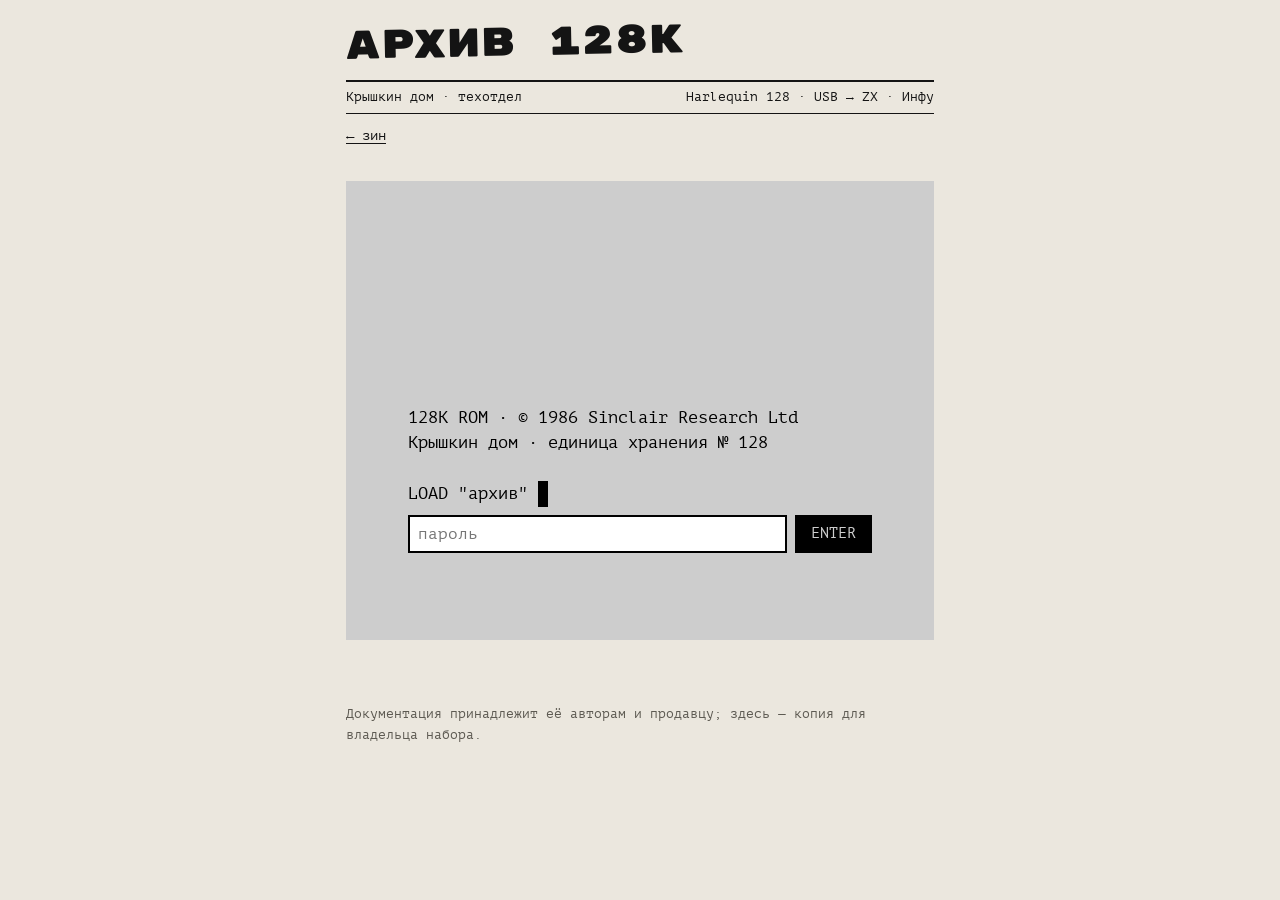
<file: docs.html>
<!doctype html>
<html lang="ru">
<head>
<meta charset="utf-8">
<meta name="viewport" content="width=device-width, initial-scale=1">
<meta name="robots" content="noindex, nofollow">
<title>Архив · Harlequin 128</title>
<link rel="stylesheet" href="style.css">
</head>
<body>
<header class="top">
  <h1 class="mast" style="font-size:clamp(26px,7.5vw,40px)">АРХИВ 128К</h1>
  <div class="imprint"><span>Крышкин дом · техотдел</span><span>Harlequin 128 · USB → ZX · Инфу</span></div>
  <nav class="links"><a href="./">← зин</a></nav>
</header>
<main>
  <div id="lock" class="zx"><div class="screen">
    <div>128K ROM · © 1986 Sinclair Research Ltd</div><div>Крышкин дом · единица хранения № 128</div><br>
    <div>LOAD "архив" <span class="cursor">&nbsp;</span></div>
    <form id="gate" autocomplete="off"><input id="pw" type="password" placeholder="пароль" aria-label="Пароль" required><button>ENTER</button></form>
    <div id="err" class="err"></div>
  </div></div>
  <div id="content" class="hidden">
    <p>Схемы, прошивка и картинки к набору, а в конце — рассказ «Человек–Инфу». Ничего из этого не обязательно — паяльник и плата никуда не торопятся.</p>
    <div id="sections"></div>
    <section class="sec"><h2>Люди и ссылки</h2>
      <div class="file"><span class="nm"><a href="https://zxkit.com.ua/" rel="noopener">zxkit.com.ua</a></span><span class="ds">Продавец набора (ZX-KIT), Telegram @Terabiterr</span></div>
      <div class="file"><span class="nm"><a href="https://t.me/kharkov_zxspectrum" rel="noopener">t.me/kharkov_zxspectrum</a></span><span class="ds">Харьковское сообщество ZX Spectrum — спросить, если что-то не заводится</span></div>
      <div class="file"><span class="nm"><a href="https://zxkit.com.ua/products/template.html?id=ZX-003" rel="noopener">Harlequin 128 DIY KIT</a></span><span class="ds">Страница набора</span></div>
      <div class="file"><span class="nm"><a href="https://zxkit.com.ua/products/template.html?id=ZX-008" rel="noopener">USB → ZX Spectrum (RP2040)</a></span><span class="ds">Страница конвертера</span></div>
      <div class="file"><span class="nm"><a href="http://www.breakintoprogram.co.uk/" rel="noopener">breakintoprogram.co.uk</a></span><span class="ds">Блог, где оригинал статьи о сборке Harlequin</span></div>
    </section>
  </div>
</main>
<footer>Документация принадлежит её авторам и продавцу; здесь — копия для владельца набора.</footer>
<script src="vault.js"></script>
<script>
"use strict";
const esc = s => String(s).replace(/[&<>"]/g, c => ({"&": "&amp;", "<": "&lt;", ">": "&gt;", '"': "&quot;"}[c]));
const kb = n => n > 1e6 ? (n / 1e6).toFixed(1) + " МБ" : Math.max(1, Math.round(n / 1024)) + " КБ";
let FILES = [];
gate(async m => {
  FILES = m.sections.flatMap(s => s.files);
  document.getElementById("sections").innerHTML = m.sections.map(s => `<section class="sec"><h2>${esc(s.title)}</h2>${
    s.files.map(f => { const i = FILES.indexOf(f); return `<div class="file"><span class="nm">${esc(f.name)} · ${kb(f.size)}</span>
      <span class="ds">${esc(f.desc || "")}</span><button data-i="${i}">${f.mime.startsWith("image/") || f.mime === "application/pdf" ? "открыть" : "скачать"}</button>
      ${f.text ? `<pre>${esc(f.text)}</pre>` : ""}</div>`; }).join("")}</section>`).join("");
  document.getElementById("content").classList.remove("hidden");
});
document.addEventListener("click", async e => {
  const b = e.target.closest("button[data-i]"); if (!b) return;
  const f = FILES[+b.dataset.i], t = b.textContent; b.textContent = "…";
  try {
    if (f.mime.startsWith("image/") || f.mime === "application/pdf") { const w = window.open("", "_blank"); const u = await Vault.url(f); if (w) w.location = u; else location.href = u; }
    else await Vault.download(f);
  } finally { b.textContent = t; }
});
</script>
</body>
</html>
</file>
<file: style.css>
@font-face{font-family:"PT Mono";src:url(PTM55FT.woff2) format("woff2")}
@font-face{font-family:"PT Serif";src:url(PT_Serif-Web-Regular.woff2) format("woff2")}
@font-face{font-family:"Rubik Mono One";src:url(RubikMonoOne-Regular.woff2) format("woff2")}

:root{--paper:#ebe7de;--ink:#141414;--muted:#5d5a52;--line:#141414;--card:#fff;--zx-border:#cdcdcd;--zx-ink:#000;--accent:#b3261e}
@media (prefers-color-scheme:dark){:root:not([data-theme="light"]){--paper:#181816;--ink:#ece8de;--muted:#a19d93;--line:#ece8de;--card:#222220}}
:root[data-theme="dark"]{--paper:#181816;--ink:#ece8de;--muted:#a19d93;--line:#ece8de;--card:#222220}
*{box-sizing:border-box}
html,body{margin:0}
body{background:var(--paper);color:var(--ink);font:16px/1.5 "PT Serif",Georgia,serif}
a{color:inherit;text-underline-offset:3px}
header.top{max-width:620px;margin:0 auto;padding:28px 16px 8px}
.mast{font:clamp(34px,10vw,58px)/.95 "Rubik Mono One";letter-spacing:-.01em;margin:0;transform:rotate(-1.2deg);transform-origin:left}
.imprint{font:13px/1.45 "PT Mono";border-top:2px solid var(--line);border-bottom:1px solid var(--line);padding:6px 0;margin:14px 0 0;display:flex;justify-content:space-between;flex-wrap:wrap;gap:4px 16px}
nav.links{font:14px "PT Mono";display:flex;gap:18px;flex-wrap:wrap;margin:14px 0 4px}
main{max-width:620px;margin:0 auto;padding:8px 16px 64px}
.pages{display:flex;flex-direction:column;gap:22px;margin-top:18px}
figure.pg{margin:0;background:#fff;box-shadow:0 1px 0 #0003,0 10px 28px #0002}
figure.pg img{display:block;width:100%;height:auto;aspect-ratio:148/210}
figure.pg figcaption{font:12px "PT Mono";color:var(--muted);text-align:right;padding:4px 2px 0;background:var(--paper)}
footer{font:13px/1.6 "PT Mono";color:var(--muted);max-width:620px;margin:0 auto;padding:0 16px 48px}

/* экран пароля в духе Spectrum */
.zx{background:var(--zx-border);padding:clamp(14px,5vw,36px);margin-top:18px}
.zx .screen{background:#cdcdcd;color:var(--zx-ink);aspect-ratio:4/3;display:flex;flex-direction:column;justify-content:flex-end;padding:5%;font:clamp(13px,3.6vw,17px)/1.5 "PT Mono"}
.zx form{display:flex;gap:8px;flex-wrap:wrap;margin-top:8px}
.zx input{flex:1 1 180px;font:16px "PT Mono";padding:8px;border:2px solid #000;background:#fff;color:#000;min-width:0}
.zx button{font:15px "PT Mono";padding:8px 14px;border:2px solid #000;background:#000;color:#cdcdcd;cursor:pointer}
.zx .err{color:#a00;min-height:1.5em}
.cursor{display:inline-block;width:.6em;background:#000;animation:blink 1s steps(1) infinite}
@keyframes blink{50%{background:transparent}}
@media (prefers-reduced-motion:reduce){.cursor{animation:none}}

/* архив */
section.sec{margin-top:28px}
section.sec h2{font:17px "Rubik Mono One";margin:0 0 10px;border-bottom:2px solid var(--line);padding-bottom:6px}
.file{background:var(--card);border:1px solid var(--line);padding:10px 12px;margin:10px 0;display:grid;grid-template-columns:1fr auto;gap:4px 12px;align-items:center}
.file .nm{font:14px "PT Mono";word-break:break-all}
.file .ds{grid-column:1/2;font-size:14px;color:var(--muted)}
.file button{grid-row:1/3;grid-column:2;font:13px "PT Mono";padding:7px 10px;border:1.5px solid var(--line);background:transparent;color:var(--ink);cursor:pointer;white-space:nowrap}
.file pre{grid-column:1/3;white-space:pre-wrap;font:13px/1.5 "PT Mono";margin:6px 0 0;padding:8px;border-top:1px dashed var(--line)}
.hidden{display:none!important}
.status{font:13px "PT Mono";color:var(--muted);margin-top:8px}
</file>
